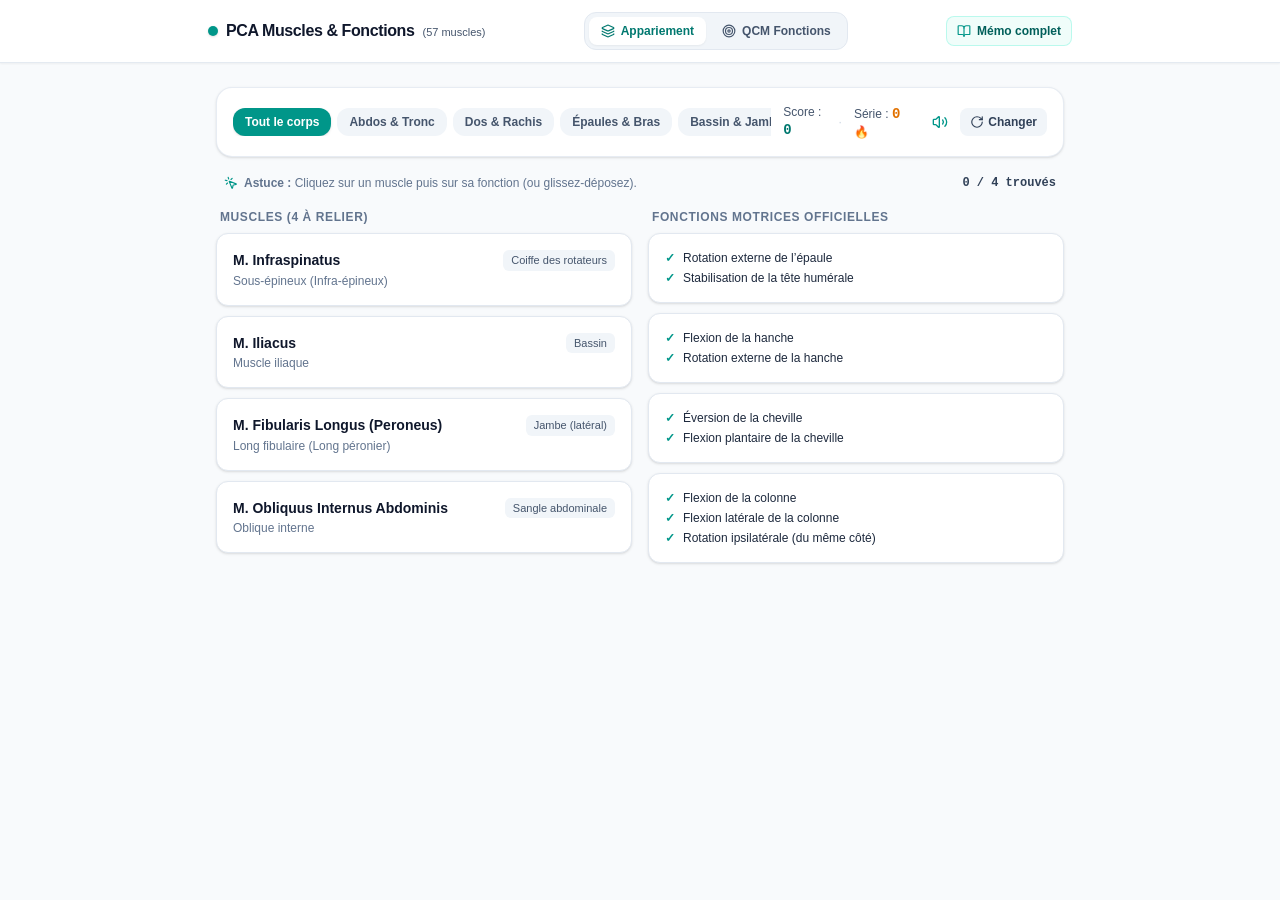
<file: docs/index.html>
<!doctype html>
<html lang="fr">
  <head>
    <meta charset="UTF-8" />
    <meta name="viewport" content="width=device-width, initial-scale=1.0" />
    <title>PCA Trainer - Révision Anatomie & Examen</title>
    <meta name="description" content="Application interactive de révision pour l'examen Physical Coaching Academy (PCA) : focus intensif sur les muscles et leurs fonctions, biomécanique, exercices, filières énergétiques et méthodologie." />
    <meta property="og:title" content="PCA Trainer - Révision Anatomie & Examen" />
    <meta property="og:description" content="Entraînez-vous sur les fonctions des muscles et toutes les notions clés des Jours 1 à 5 pour réussir votre examen." />
    <meta property="og:type" content="website" />
    <meta name="twitter:card" content="summary_large_image" />
    <link rel="preconnect" href="https://fonts.googleapis.com">
    <link rel="preconnect" href="https://fonts.gstatic.com" crossorigin>
    <link href="https://fonts.googleapis.com/css2?family=Plus+Jakarta+Sans:wght@400;500;600;700;800&family=JetBrains+Mono:wght@400;500;600&display=swap" rel="stylesheet">
    <script type="module" crossorigin src="./assets/index-CsQ3ms8W.js"></script>
    <link rel="stylesheet" crossorigin href="./assets/index-UurBHNVa.css">
  </head>
  <body class="bg-slate-50 text-slate-800 font-sans antialiased selection:bg-cyan-500 selection:text-white">
    <div id="root"></div>
  </body>
</html>
</file>
<file: docs/assets/index-UurBHNVa.css>
/*! tailwindcss v4.3.3 | MIT License | https://tailwindcss.com */
@layer properties{@supports (((-webkit-hyphens:none)) and (not (margin-trim:inline))) or ((-moz-orient:inline) and (not (color:rgb(from red r g b)))){*,:before,:after,::backdrop{--tw-space-y-reverse:0;--tw-border-style:solid;--tw-font-weight:initial;--tw-tracking:initial;--tw-ordinal:initial;--tw-slashed-zero:initial;--tw-numeric-figure:initial;--tw-numeric-spacing:initial;--tw-numeric-fraction:initial;--tw-shadow:0 0 #0000;--tw-shadow-color:initial;--tw-shadow-alpha:100%;--tw-inset-shadow:0 0 #0000;--tw-inset-shadow-color:initial;--tw-inset-shadow-alpha:100%;--tw-ring-color:initial;--tw-ring-shadow:0 0 #0000;--tw-inset-ring-color:initial;--tw-inset-ring-shadow:0 0 #0000;--tw-ring-inset:initial;--tw-ring-offset-width:0px;--tw-ring-offset-color:#fff;--tw-ring-offset-shadow:0 0 #0000;--tw-backdrop-blur:initial;--tw-backdrop-brightness:initial;--tw-backdrop-contrast:initial;--tw-backdrop-grayscale:initial;--tw-backdrop-hue-rotate:initial;--tw-backdrop-invert:initial;--tw-backdrop-opacity:initial;--tw-backdrop-saturate:initial;--tw-backdrop-sepia:initial;--tw-duration:initial}}}@layer theme{:root,:host{--font-sans:-apple-system, BlinkMacSystemFont, "Segoe UI", Roboto, "Helvetica Neue", "Noto Sans", Arial, sans-serif, "Apple Color Emoji", "Segoe UI Emoji", "Segoe UI Symbol", "Noto Color Emoji";--font-mono:ui-monospace, SFMono-Regular, Menlo, Monaco, Consolas, "Liberation Mono", "Courier New", monospace;--color-amber-50:oklch(98.7% .022 95.277);--color-amber-300:oklch(87.9% .169 91.605);--color-amber-400:oklch(82.8% .189 84.429);--color-amber-600:oklch(66.6% .179 58.318);--color-amber-800:oklch(47.3% .137 46.201);--color-amber-900:oklch(41.4% .112 45.904);--color-emerald-50:oklch(97.9% .021 166.113);--color-emerald-100:oklch(95% .052 163.051);--color-emerald-200:oklch(90.5% .093 164.15);--color-emerald-300:oklch(84.5% .143 164.978);--color-emerald-400:oklch(76.5% .177 163.223);--color-emerald-600:oklch(59.6% .145 163.225);--color-emerald-700:oklch(50.8% .118 165.612);--color-emerald-800:oklch(43.2% .095 166.913);--color-emerald-900:oklch(37.8% .077 168.94);--color-teal-50:oklch(98.4% .014 180.72);--color-teal-100:oklch(95.3% .051 180.801);--color-teal-200:oklch(91% .096 180.426);--color-teal-300:oklch(85.5% .138 181.071);--color-teal-500:oklch(70.4% .14 182.503);--color-teal-600:oklch(60% .118 184.704);--color-teal-700:oklch(51.1% .096 186.391);--color-teal-800:oklch(43.7% .078 188.216);--color-teal-950:oklch(27.7% .046 192.524);--color-cyan-500:oklch(71.5% .143 215.221);--color-rose-50:oklch(96.9% .015 12.422);--color-rose-200:oklch(89.2% .058 10.001);--color-rose-400:oklch(71.2% .194 13.428);--color-rose-600:oklch(58.6% .253 17.585);--color-rose-900:oklch(41% .159 10.272);--color-slate-50:oklch(98.4% .003 247.858);--color-slate-100:oklch(96.8% .007 247.896);--color-slate-200:oklch(92.9% .013 255.508);--color-slate-300:oklch(86.9% .022 252.894);--color-slate-400:oklch(70.4% .04 256.788);--color-slate-500:oklch(55.4% .046 257.417);--color-slate-600:oklch(44.6% .043 257.281);--color-slate-700:oklch(37.2% .044 257.287);--color-slate-800:oklch(27.9% .041 260.031);--color-slate-900:oklch(20.8% .042 265.755);--color-white:#fff;--spacing:.25rem;--container-md:28rem;--container-2xl:42rem;--container-3xl:48rem;--container-4xl:56rem;--text-xs:.75rem;--text-xs--line-height:calc(1 / .75);--text-sm:.875rem;--text-sm--line-height:calc(1.25 / .875);--text-base:1rem;--text-base--line-height:calc(1.5 / 1);--text-xl:1.25rem;--text-xl--line-height:calc(1.75 / 1.25);--text-2xl:1.5rem;--text-2xl--line-height:calc(2 / 1.5);--font-weight-medium:500;--font-weight-semibold:600;--font-weight-bold:700;--font-weight-extrabold:800;--tracking-tight:-.025em;--tracking-wider:.05em;--radius-md:.375rem;--radius-lg:.5rem;--radius-xl:.75rem;--radius-2xl:1rem;--radius-3xl:1.5rem;--blur-xs:4px;--blur-md:12px;--default-transition-duration:.15s;--default-transition-timing-function:cubic-bezier(.4, 0, .2, 1);--default-font-family:var(--font-sans);--default-mono-font-family:var(--font-mono)}}@layer base{*,:after,:before,::backdrop{box-sizing:border-box;border:0 solid;margin:0;padding:0}::file-selector-button{box-sizing:border-box;border:0 solid;margin:0;padding:0}html,:host{-webkit-text-size-adjust:100%;tab-size:4;line-height:1.5;font-family:var(--default-font-family,-apple-system, BlinkMacSystemFont, "Segoe UI", Roboto, "Helvetica Neue", "Noto Sans", Arial, sans-serif, "Apple Color Emoji", "Segoe UI Emoji", "Segoe UI Symbol", "Noto Color Emoji");font-feature-settings:var(--default-font-feature-settings,normal);font-variation-settings:var(--default-font-variation-settings,normal);-webkit-tap-highlight-color:transparent}hr{height:0;color:inherit;border-top-width:1px}abbr:where([title]){-webkit-text-decoration:underline dotted;text-decoration:underline dotted}h1,h2,h3,h4,h5,h6{font-size:inherit;font-weight:inherit}a{color:inherit;-webkit-text-decoration:inherit;-webkit-text-decoration:inherit;-webkit-text-decoration:inherit;-webkit-text-decoration:inherit;text-decoration:inherit}b,strong{font-weight:bolder}code,kbd,samp,pre{font-family:var(--default-mono-font-family,ui-monospace, SFMono-Regular, Menlo, Monaco, Consolas, "Liberation Mono", "Courier New", monospace);font-feature-settings:var(--default-mono-font-feature-settings,normal);font-variation-settings:var(--default-mono-font-variation-settings,normal);font-size:1em}small{font-size:80%}sub,sup{vertical-align:baseline;font-size:75%;line-height:0;position:relative}sub{bottom:-.25em}sup{top:-.5em}table{text-indent:0;border-color:inherit;border-collapse:collapse}:-moz-focusring:where(:not(iframe)){outline:auto}progress{vertical-align:baseline}summary{display:list-item}ol,ul,menu{list-style:none}img,svg,video,canvas,audio,iframe,embed,object{vertical-align:middle;display:block}img,video{max-width:100%;height:auto}button,input,select,optgroup,textarea{font:inherit;font-feature-settings:inherit;font-variation-settings:inherit;letter-spacing:inherit;color:inherit;opacity:1;background-color:#0000;border-radius:0}::file-selector-button{font:inherit;font-feature-settings:inherit;font-variation-settings:inherit;letter-spacing:inherit;color:inherit;opacity:1;background-color:#0000;border-radius:0}:where(select:is([multiple],[size])) optgroup{font-weight:bolder}:where(select:is([multiple],[size])) optgroup option{padding-inline-start:20px}::file-selector-button{margin-inline-end:4px}::placeholder{opacity:1}@supports (not ((-webkit-appearance:-apple-pay-button))) or (contain-intrinsic-size:1px){::placeholder{color:currentColor}@supports (color:color-mix(in lab, red, red)){::placeholder{color:color-mix(in oklab, currentcolor 50%, transparent)}}}textarea{resize:vertical}::-webkit-search-decoration{-webkit-appearance:none}::-webkit-date-and-time-value{min-height:1lh;text-align:inherit}::-webkit-datetime-edit{display:inline-flex}::-webkit-datetime-edit-fields-wrapper{padding:0}::-webkit-datetime-edit{padding-block:0}::-webkit-datetime-edit-year-field{padding-block:0}::-webkit-datetime-edit-month-field{padding-block:0}::-webkit-datetime-edit-day-field{padding-block:0}::-webkit-datetime-edit-hour-field{padding-block:0}::-webkit-datetime-edit-minute-field{padding-block:0}::-webkit-datetime-edit-second-field{padding-block:0}::-webkit-datetime-edit-millisecond-field{padding-block:0}::-webkit-datetime-edit-meridiem-field{padding-block:0}::-webkit-calendar-picker-indicator{line-height:1}:-moz-ui-invalid{box-shadow:none}button,input:where([type=button],[type=reset],[type=submit]){appearance:button}::file-selector-button{appearance:button}::-webkit-inner-spin-button{height:auto}::-webkit-outer-spin-button{height:auto}[hidden]:where(:not([hidden=until-found])){display:none!important}body{font-family:Plus Jakarta Sans,system-ui,-apple-system,BlinkMacSystemFont,Segoe UI,Roboto,Oxygen,Ubuntu,Cantarell,sans-serif}}@layer components;@layer utilities{.absolute{position:absolute}.fixed{position:fixed}.relative{position:relative}.sticky{position:sticky}.inset-0{inset:0}.top-0{top:0}.top-2\.5{top:calc(var(--spacing) * 2.5)}.left-3{left:calc(var(--spacing) * 3)}.z-20{z-index:20}.z-50{z-index:50}.mx-auto{margin-inline:auto}.mt-0\.5{margin-top:calc(var(--spacing) * .5)}.mt-1{margin-top:var(--spacing)}.mt-2{margin-top:calc(var(--spacing) * 2)}.mt-3{margin-top:calc(var(--spacing) * 3)}.mb-1{margin-bottom:var(--spacing)}.ml-2{margin-left:calc(var(--spacing) * 2)}.flex{display:flex}.grid{display:grid}.hidden{display:none}.h-2\.5{height:calc(var(--spacing) * 2.5)}.h-3\.5{height:calc(var(--spacing) * 3.5)}.h-4{height:calc(var(--spacing) * 4)}.h-5{height:calc(var(--spacing) * 5)}.h-6{height:calc(var(--spacing) * 6)}.h-7{height:calc(var(--spacing) * 7)}.h-14{height:calc(var(--spacing) * 14)}.max-h-\[85vh\]{max-height:85vh}.min-h-screen{min-height:100vh}.w-2\.5{width:calc(var(--spacing) * 2.5)}.w-3\.5{width:calc(var(--spacing) * 3.5)}.w-4{width:calc(var(--spacing) * 4)}.w-5{width:calc(var(--spacing) * 5)}.w-6{width:calc(var(--spacing) * 6)}.w-7{width:calc(var(--spacing) * 7)}.w-14{width:calc(var(--spacing) * 14)}.w-full{width:100%}.max-w-2xl{max-width:var(--container-2xl)}.max-w-3xl{max-width:var(--container-3xl)}.max-w-4xl{max-width:var(--container-4xl)}.max-w-md{max-width:var(--container-md)}.flex-1{flex:1}.shrink-0{flex-shrink:0}.scale-\[1\.01\]{scale:1.01}.cursor-pointer{cursor:pointer}.scrollbar-none{scrollbar-width:none}.grid-cols-1{grid-template-columns:repeat(1,minmax(0,1fr))}.flex-col{flex-direction:column}.items-center{align-items:center}.items-start{align-items:flex-start}.justify-around{justify-content:space-around}.justify-between{justify-content:space-between}.justify-center{justify-content:center}.justify-end{justify-content:flex-end}.justify-start{justify-content:flex-start}.gap-1{gap:var(--spacing)}.gap-1\.5{gap:calc(var(--spacing) * 1.5)}.gap-2{gap:calc(var(--spacing) * 2)}.gap-2\.5{gap:calc(var(--spacing) * 2.5)}.gap-3{gap:calc(var(--spacing) * 3)}.gap-4{gap:calc(var(--spacing) * 4)}:where(.space-y-1>:not(:last-child)){--tw-space-y-reverse:0;margin-block-start:calc(var(--spacing) * var(--tw-space-y-reverse));margin-block-end:calc(var(--spacing) * calc(1 - var(--tw-space-y-reverse)))}:where(.space-y-1\.5>:not(:last-child)){--tw-space-y-reverse:0;margin-block-start:calc(calc(var(--spacing) * 1.5) * var(--tw-space-y-reverse));margin-block-end:calc(calc(var(--spacing) * 1.5) * calc(1 - var(--tw-space-y-reverse)))}:where(.space-y-2>:not(:last-child)){--tw-space-y-reverse:0;margin-block-start:calc(calc(var(--spacing) * 2) * var(--tw-space-y-reverse));margin-block-end:calc(calc(var(--spacing) * 2) * calc(1 - var(--tw-space-y-reverse)))}:where(.space-y-2\.5>:not(:last-child)){--tw-space-y-reverse:0;margin-block-start:calc(calc(var(--spacing) * 2.5) * var(--tw-space-y-reverse));margin-block-end:calc(calc(var(--spacing) * 2.5) * calc(1 - var(--tw-space-y-reverse)))}:where(.space-y-4>:not(:last-child)){--tw-space-y-reverse:0;margin-block-start:calc(calc(var(--spacing) * 4) * var(--tw-space-y-reverse));margin-block-end:calc(calc(var(--spacing) * 4) * calc(1 - var(--tw-space-y-reverse)))}:where(.space-y-5>:not(:last-child)){--tw-space-y-reverse:0;margin-block-start:calc(calc(var(--spacing) * 5) * var(--tw-space-y-reverse));margin-block-end:calc(calc(var(--spacing) * 5) * calc(1 - var(--tw-space-y-reverse)))}.overflow-hidden{overflow:hidden}.overflow-x-auto{overflow-x:auto}.overflow-y-auto{overflow-y:auto}.rounded{border-radius:.25rem}.rounded-2xl{border-radius:var(--radius-2xl)}.rounded-3xl{border-radius:var(--radius-3xl)}.rounded-full{border-radius:2147483647px}.rounded-lg{border-radius:var(--radius-lg)}.rounded-md{border-radius:var(--radius-md)}.rounded-xl{border-radius:var(--radius-xl)}.border{border-style:var(--tw-border-style);border-width:1px}.border-t{border-top-style:var(--tw-border-style);border-top-width:1px}.border-b{border-bottom-style:var(--tw-border-style);border-bottom-width:1px}.border-amber-300{border-color:var(--color-amber-300)}.border-amber-400{border-color:var(--color-amber-400)}.border-emerald-300{border-color:var(--color-emerald-300)}.border-emerald-400{border-color:var(--color-emerald-400)}.border-rose-400{border-color:var(--color-rose-400)}.border-slate-100{border-color:var(--color-slate-100)}.border-slate-200{border-color:var(--color-slate-200)}.border-slate-200\/80{border-color:#e2e8f0cc}@supports (color:color-mix(in lab, red, red)){.border-slate-200\/80{border-color:color-mix(in oklab, var(--color-slate-200) 80%, transparent)}}.border-slate-200\/90{border-color:#e2e8f0e6}@supports (color:color-mix(in lab, red, red)){.border-slate-200\/90{border-color:color-mix(in oklab, var(--color-slate-200) 90%, transparent)}}.border-teal-200\/60{border-color:#96f7e499}@supports (color:color-mix(in lab, red, red)){.border-teal-200\/60{border-color:color-mix(in oklab, var(--color-teal-200) 60%, transparent)}}.border-teal-200\/80{border-color:#96f7e4cc}@supports (color:color-mix(in lab, red, red)){.border-teal-200\/80{border-color:color-mix(in oklab, var(--color-teal-200) 80%, transparent)}}.border-teal-500{border-color:var(--color-teal-500)}.bg-amber-50{background-color:var(--color-amber-50)}.bg-emerald-50{background-color:var(--color-emerald-50)}.bg-emerald-100{background-color:var(--color-emerald-100)}.bg-rose-50{background-color:var(--color-rose-50)}.bg-slate-50{background-color:var(--color-slate-50)}.bg-slate-50\/40{background-color:#f8fafc66}@supports (color:color-mix(in lab, red, red)){.bg-slate-50\/40{background-color:color-mix(in oklab, var(--color-slate-50) 40%, transparent)}}.bg-slate-50\/70{background-color:#f8fafcb3}@supports (color:color-mix(in lab, red, red)){.bg-slate-50\/70{background-color:color-mix(in oklab, var(--color-slate-50) 70%, transparent)}}.bg-slate-100{background-color:var(--color-slate-100)}.bg-slate-100\/80{background-color:#f1f5f9cc}@supports (color:color-mix(in lab, red, red)){.bg-slate-100\/80{background-color:color-mix(in oklab, var(--color-slate-100) 80%, transparent)}}.bg-slate-900\/40{background-color:#0f172b66}@supports (color:color-mix(in lab, red, red)){.bg-slate-900\/40{background-color:color-mix(in oklab, var(--color-slate-900) 40%, transparent)}}.bg-teal-50{background-color:var(--color-teal-50)}.bg-teal-50\/70{background-color:#f0fdfab3}@supports (color:color-mix(in lab, red, red)){.bg-teal-50\/70{background-color:color-mix(in oklab, var(--color-teal-50) 70%, transparent)}}.bg-teal-600{background-color:var(--color-teal-600)}.bg-white{background-color:var(--color-white)}.bg-white\/95{background-color:#fffffff2}@supports (color:color-mix(in lab, red, red)){.bg-white\/95{background-color:color-mix(in oklab, var(--color-white) 95%, transparent)}}.p-1{padding:var(--spacing)}.p-1\.5{padding:calc(var(--spacing) * 1.5)}.p-2\.5{padding:calc(var(--spacing) * 2.5)}.p-3{padding:calc(var(--spacing) * 3)}.p-3\.5{padding:calc(var(--spacing) * 3.5)}.p-4{padding:calc(var(--spacing) * 4)}.p-6{padding:calc(var(--spacing) * 6)}.p-8{padding:calc(var(--spacing) * 8)}.px-1{padding-inline:var(--spacing)}.px-2{padding-inline:calc(var(--spacing) * 2)}.px-2\.5{padding-inline:calc(var(--spacing) * 2.5)}.px-3{padding-inline:calc(var(--spacing) * 3)}.px-4{padding-inline:calc(var(--spacing) * 4)}.px-6{padding-inline:calc(var(--spacing) * 6)}.py-0\.5{padding-block:calc(var(--spacing) * .5)}.py-1\.5{padding-block:calc(var(--spacing) * 1.5)}.py-2\.5{padding-block:calc(var(--spacing) * 2.5)}.py-3{padding-block:calc(var(--spacing) * 3)}.pt-1{padding-top:var(--spacing)}.pt-2{padding-top:calc(var(--spacing) * 2)}.pr-3{padding-right:calc(var(--spacing) * 3)}.pb-1{padding-bottom:var(--spacing)}.pl-9{padding-left:calc(var(--spacing) * 9)}.text-center{text-align:center}.text-left{text-align:left}.font-mono{font-family:var(--font-mono)}.font-sans{font-family:var(--font-sans)}.text-2xl{font-size:var(--text-2xl);line-height:var(--tw-leading,var(--text-2xl--line-height))}.text-base{font-size:var(--text-base);line-height:var(--tw-leading,var(--text-base--line-height))}.text-sm{font-size:var(--text-sm);line-height:var(--tw-leading,var(--text-sm--line-height))}.text-xl{font-size:var(--text-xl);line-height:var(--tw-leading,var(--text-xl--line-height))}.text-xs{font-size:var(--text-xs);line-height:var(--tw-leading,var(--text-xs--line-height))}.text-\[10px\]{font-size:10px}.text-\[11px\]{font-size:11px}.font-bold{--tw-font-weight:var(--font-weight-bold);font-weight:var(--font-weight-bold)}.font-extrabold{--tw-font-weight:var(--font-weight-extrabold);font-weight:var(--font-weight-extrabold)}.font-medium{--tw-font-weight:var(--font-weight-medium);font-weight:var(--font-weight-medium)}.font-semibold{--tw-font-weight:var(--font-weight-semibold);font-weight:var(--font-weight-semibold)}.tracking-tight{--tw-tracking:var(--tracking-tight);letter-spacing:var(--tracking-tight)}.tracking-wider{--tw-tracking:var(--tracking-wider);letter-spacing:var(--tracking-wider)}.whitespace-nowrap{white-space:nowrap}.text-amber-600{color:var(--color-amber-600)}.text-amber-800{color:var(--color-amber-800)}.text-amber-900{color:var(--color-amber-900)}.text-emerald-600{color:var(--color-emerald-600)}.text-emerald-700{color:var(--color-emerald-700)}.text-emerald-800{color:var(--color-emerald-800)}.text-emerald-900{color:var(--color-emerald-900)}.text-rose-600{color:var(--color-rose-600)}.text-rose-900{color:var(--color-rose-900)}.text-slate-300{color:var(--color-slate-300)}.text-slate-400{color:var(--color-slate-400)}.text-slate-500{color:var(--color-slate-500)}.text-slate-600{color:var(--color-slate-600)}.text-slate-700{color:var(--color-slate-700)}.text-slate-800{color:var(--color-slate-800)}.text-slate-900{color:var(--color-slate-900)}.text-teal-600{color:var(--color-teal-600)}.text-teal-700{color:var(--color-teal-700)}.text-teal-800{color:var(--color-teal-800)}.text-teal-950{color:var(--color-teal-950)}.text-white{color:var(--color-white)}.uppercase{text-transform:uppercase}.tabular-nums{--tw-numeric-spacing:tabular-nums;font-variant-numeric:var(--tw-ordinal,) var(--tw-slashed-zero,) var(--tw-numeric-figure,) var(--tw-numeric-spacing,) var(--tw-numeric-fraction,)}.line-through{text-decoration-line:line-through}.antialiased{-webkit-font-smoothing:antialiased;-moz-osx-font-smoothing:grayscale}.placeholder-slate-400::placeholder{color:var(--color-slate-400)}.opacity-40{opacity:.4}.shadow-2xl{--tw-shadow:0 25px 50px -12px var(--tw-shadow-color,#00000040);box-shadow:var(--tw-inset-shadow), var(--tw-inset-ring-shadow), var(--tw-ring-offset-shadow), var(--tw-ring-shadow), var(--tw-shadow)}.shadow-inner{--tw-shadow:inset 0 2px 4px 0 var(--tw-shadow-color,#0000000d);box-shadow:var(--tw-inset-shadow), var(--tw-inset-ring-shadow), var(--tw-ring-offset-shadow), var(--tw-ring-shadow), var(--tw-shadow)}.shadow-lg{--tw-shadow:0 10px 15px -3px var(--tw-shadow-color,#0000001a), 0 4px 6px -4px var(--tw-shadow-color,#0000001a);box-shadow:var(--tw-inset-shadow), var(--tw-inset-ring-shadow), var(--tw-ring-offset-shadow), var(--tw-ring-shadow), var(--tw-shadow)}.shadow-md{--tw-shadow:0 4px 6px -1px var(--tw-shadow-color,#0000001a), 0 2px 4px -2px var(--tw-shadow-color,#0000001a);box-shadow:var(--tw-inset-shadow), var(--tw-inset-ring-shadow), var(--tw-ring-offset-shadow), var(--tw-ring-shadow), var(--tw-shadow)}.shadow-sm{--tw-shadow:0 1px 3px 0 var(--tw-shadow-color,#0000001a), 0 1px 2px -1px var(--tw-shadow-color,#0000001a);box-shadow:var(--tw-inset-shadow), var(--tw-inset-ring-shadow), var(--tw-ring-offset-shadow), var(--tw-ring-shadow), var(--tw-shadow)}.shadow-xs{--tw-shadow:0 1px 2px 0 var(--tw-shadow-color,#0000000d);box-shadow:var(--tw-inset-shadow), var(--tw-inset-ring-shadow), var(--tw-ring-offset-shadow), var(--tw-ring-shadow), var(--tw-shadow)}.ring-1{--tw-ring-shadow:var(--tw-ring-inset,) 0 0 0 calc(1px + var(--tw-ring-offset-width)) var(--tw-ring-color,currentcolor);box-shadow:var(--tw-inset-shadow), var(--tw-inset-ring-shadow), var(--tw-ring-offset-shadow), var(--tw-ring-shadow), var(--tw-shadow)}.ring-2{--tw-ring-shadow:var(--tw-ring-inset,) 0 0 0 calc(2px + var(--tw-ring-offset-width)) var(--tw-ring-color,currentcolor);box-shadow:var(--tw-inset-shadow), var(--tw-inset-ring-shadow), var(--tw-ring-offset-shadow), var(--tw-ring-shadow), var(--tw-shadow)}.ring-emerald-200{--tw-ring-color:var(--color-emerald-200)}.ring-rose-200{--tw-ring-color:var(--color-rose-200)}.ring-teal-200{--tw-ring-color:var(--color-teal-200)}.ring-teal-300{--tw-ring-color:var(--color-teal-300)}.backdrop-blur-md{--tw-backdrop-blur:blur(var(--blur-md));-webkit-backdrop-filter:var(--tw-backdrop-blur,) var(--tw-backdrop-brightness,) var(--tw-backdrop-contrast,) var(--tw-backdrop-grayscale,) var(--tw-backdrop-hue-rotate,) var(--tw-backdrop-invert,) var(--tw-backdrop-opacity,) var(--tw-backdrop-saturate,) var(--tw-backdrop-sepia,);backdrop-filter:var(--tw-backdrop-blur,) var(--tw-backdrop-brightness,) var(--tw-backdrop-contrast,) var(--tw-backdrop-grayscale,) var(--tw-backdrop-hue-rotate,) var(--tw-backdrop-invert,) var(--tw-backdrop-opacity,) var(--tw-backdrop-saturate,) var(--tw-backdrop-sepia,)}.backdrop-blur-xs{--tw-backdrop-blur:blur(var(--blur-xs));-webkit-backdrop-filter:var(--tw-backdrop-blur,) var(--tw-backdrop-brightness,) var(--tw-backdrop-contrast,) var(--tw-backdrop-grayscale,) var(--tw-backdrop-hue-rotate,) var(--tw-backdrop-invert,) var(--tw-backdrop-opacity,) var(--tw-backdrop-saturate,) var(--tw-backdrop-sepia,);backdrop-filter:var(--tw-backdrop-blur,) var(--tw-backdrop-brightness,) var(--tw-backdrop-contrast,) var(--tw-backdrop-grayscale,) var(--tw-backdrop-hue-rotate,) var(--tw-backdrop-invert,) var(--tw-backdrop-opacity,) var(--tw-backdrop-saturate,) var(--tw-backdrop-sepia,)}.transition-all{transition-property:all;transition-timing-function:var(--tw-ease,var(--default-transition-timing-function));transition-duration:var(--tw-duration,var(--default-transition-duration))}.transition-colors{transition-property:color,background-color,border-color,outline-color,text-decoration-color,fill,stroke,--tw-gradient-from,--tw-gradient-via,--tw-gradient-to;transition-timing-function:var(--tw-ease,var(--default-transition-timing-function));transition-duration:var(--tw-duration,var(--default-transition-duration))}.duration-150{--tw-duration:.15s;transition-duration:.15s}.select-none{-webkit-user-select:none;user-select:none}.selection\:bg-cyan-500 ::selection{background-color:var(--color-cyan-500)}.selection\:bg-cyan-500::selection{background-color:var(--color-cyan-500)}.selection\:bg-teal-500 ::selection{background-color:var(--color-teal-500)}.selection\:bg-teal-500::selection{background-color:var(--color-teal-500)}.selection\:text-white ::selection{color:var(--color-white)}.selection\:text-white::selection{color:var(--color-white)}@media (hover:hover){.hover\:border-slate-300:hover{border-color:var(--color-slate-300)}.hover\:bg-slate-50:hover{background-color:var(--color-slate-50)}.hover\:bg-slate-100:hover{background-color:var(--color-slate-100)}.hover\:bg-slate-200:hover{background-color:var(--color-slate-200)}.hover\:bg-slate-200\/60:hover{background-color:#e2e8f099}@supports (color:color-mix(in lab, red, red)){.hover\:bg-slate-200\/60:hover{background-color:color-mix(in oklab, var(--color-slate-200) 60%, transparent)}}.hover\:bg-teal-100:hover{background-color:var(--color-teal-100)}.hover\:bg-teal-700:hover{background-color:var(--color-teal-700)}.hover\:text-slate-700:hover{color:var(--color-slate-700)}.hover\:text-slate-800:hover{color:var(--color-slate-800)}.hover\:text-slate-900:hover{color:var(--color-slate-900)}.hover\:shadow:hover{--tw-shadow:0 1px 3px 0 var(--tw-shadow-color,#0000001a), 0 1px 2px -1px var(--tw-shadow-color,#0000001a);box-shadow:var(--tw-inset-shadow), var(--tw-inset-ring-shadow), var(--tw-ring-offset-shadow), var(--tw-ring-shadow), var(--tw-shadow)}}.focus\:border-teal-500:focus{border-color:var(--color-teal-500)}.focus\:bg-white:focus{background-color:var(--color-white)}.focus\:outline-none:focus{--tw-outline-style:none;outline-style:none}.disabled\:opacity-40:disabled{opacity:.4}@media (width>=40rem){.sm\:hidden{display:none}.sm\:inline{display:inline}.sm\:w-auto{width:auto}.sm\:grid-cols-2{grid-template-columns:repeat(2,minmax(0,1fr))}.sm\:flex-row{flex-direction:row}.sm\:p-4{padding:calc(var(--spacing) * 4)}.sm\:p-6{padding:calc(var(--spacing) * 6)}.sm\:pb-0{padding-bottom:0}.sm\:text-base{font-size:var(--text-base);line-height:var(--tw-leading,var(--text-base--line-height))}}@media (width>=48rem){.md\:grid-cols-2{grid-template-columns:repeat(2,minmax(0,1fr))}}}@keyframes fadeIn{0%{opacity:0;transform:translateY(4px)}to{opacity:1;transform:translateY(0)}}@keyframes scaleUp{0%{opacity:0;transform:scale(.96)}to{opacity:1;transform:scale(1)}}.animate-fadeIn{animation:.2s cubic-bezier(.16,1,.3,1) forwards fadeIn}.animate-scaleUp{animation:.25s cubic-bezier(.16,1,.3,1) forwards scaleUp}@keyframes shake{0%,to{transform:translate(0)}20%,60%{transform:translate(-4px)}40%,80%{transform:translate(4px)}}.animate-shake{animation:.35s ease-in-out shake}@property --tw-space-y-reverse{syntax:"*";inherits:false;initial-value:0}@property --tw-border-style{syntax:"*";inherits:false;initial-value:solid}@property --tw-font-weight{syntax:"*";inherits:false}@property --tw-tracking{syntax:"*";inherits:false}@property --tw-ordinal{syntax:"*";inherits:false}@property --tw-slashed-zero{syntax:"*";inherits:false}@property --tw-numeric-figure{syntax:"*";inherits:false}@property --tw-numeric-spacing{syntax:"*";inherits:false}@property --tw-numeric-fraction{syntax:"*";inherits:false}@property --tw-shadow{syntax:"*";inherits:false;initial-value:0 0 #0000}@property --tw-shadow-color{syntax:"*";inherits:false}@property --tw-shadow-alpha{syntax:"<percentage>";inherits:false;initial-value:100%}@property --tw-inset-shadow{syntax:"*";inherits:false;initial-value:0 0 #0000}@property --tw-inset-shadow-color{syntax:"*";inherits:false}@property --tw-inset-shadow-alpha{syntax:"<percentage>";inherits:false;initial-value:100%}@property --tw-ring-color{syntax:"*";inherits:false}@property --tw-ring-shadow{syntax:"*";inherits:false;initial-value:0 0 #0000}@property --tw-inset-ring-color{syntax:"*";inherits:false}@property --tw-inset-ring-shadow{syntax:"*";inherits:false;initial-value:0 0 #0000}@property --tw-ring-inset{syntax:"*";inherits:false}@property --tw-ring-offset-width{syntax:"<length>";inherits:false;initial-value:0}@property --tw-ring-offset-color{syntax:"*";inherits:false;initial-value:#fff}@property --tw-ring-offset-shadow{syntax:"*";inherits:false;initial-value:0 0 #0000}@property --tw-backdrop-blur{syntax:"*";inherits:false}@property --tw-backdrop-brightness{syntax:"*";inherits:false}@property --tw-backdrop-contrast{syntax:"*";inherits:false}@property --tw-backdrop-grayscale{syntax:"*";inherits:false}@property --tw-backdrop-hue-rotate{syntax:"*";inherits:false}@property --tw-backdrop-invert{syntax:"*";inherits:false}@property --tw-backdrop-opacity{syntax:"*";inherits:false}@property --tw-backdrop-saturate{syntax:"*";inherits:false}@property --tw-backdrop-sepia{syntax:"*";inherits:false}@property --tw-duration{syntax:"*";inherits:false}
</file>
